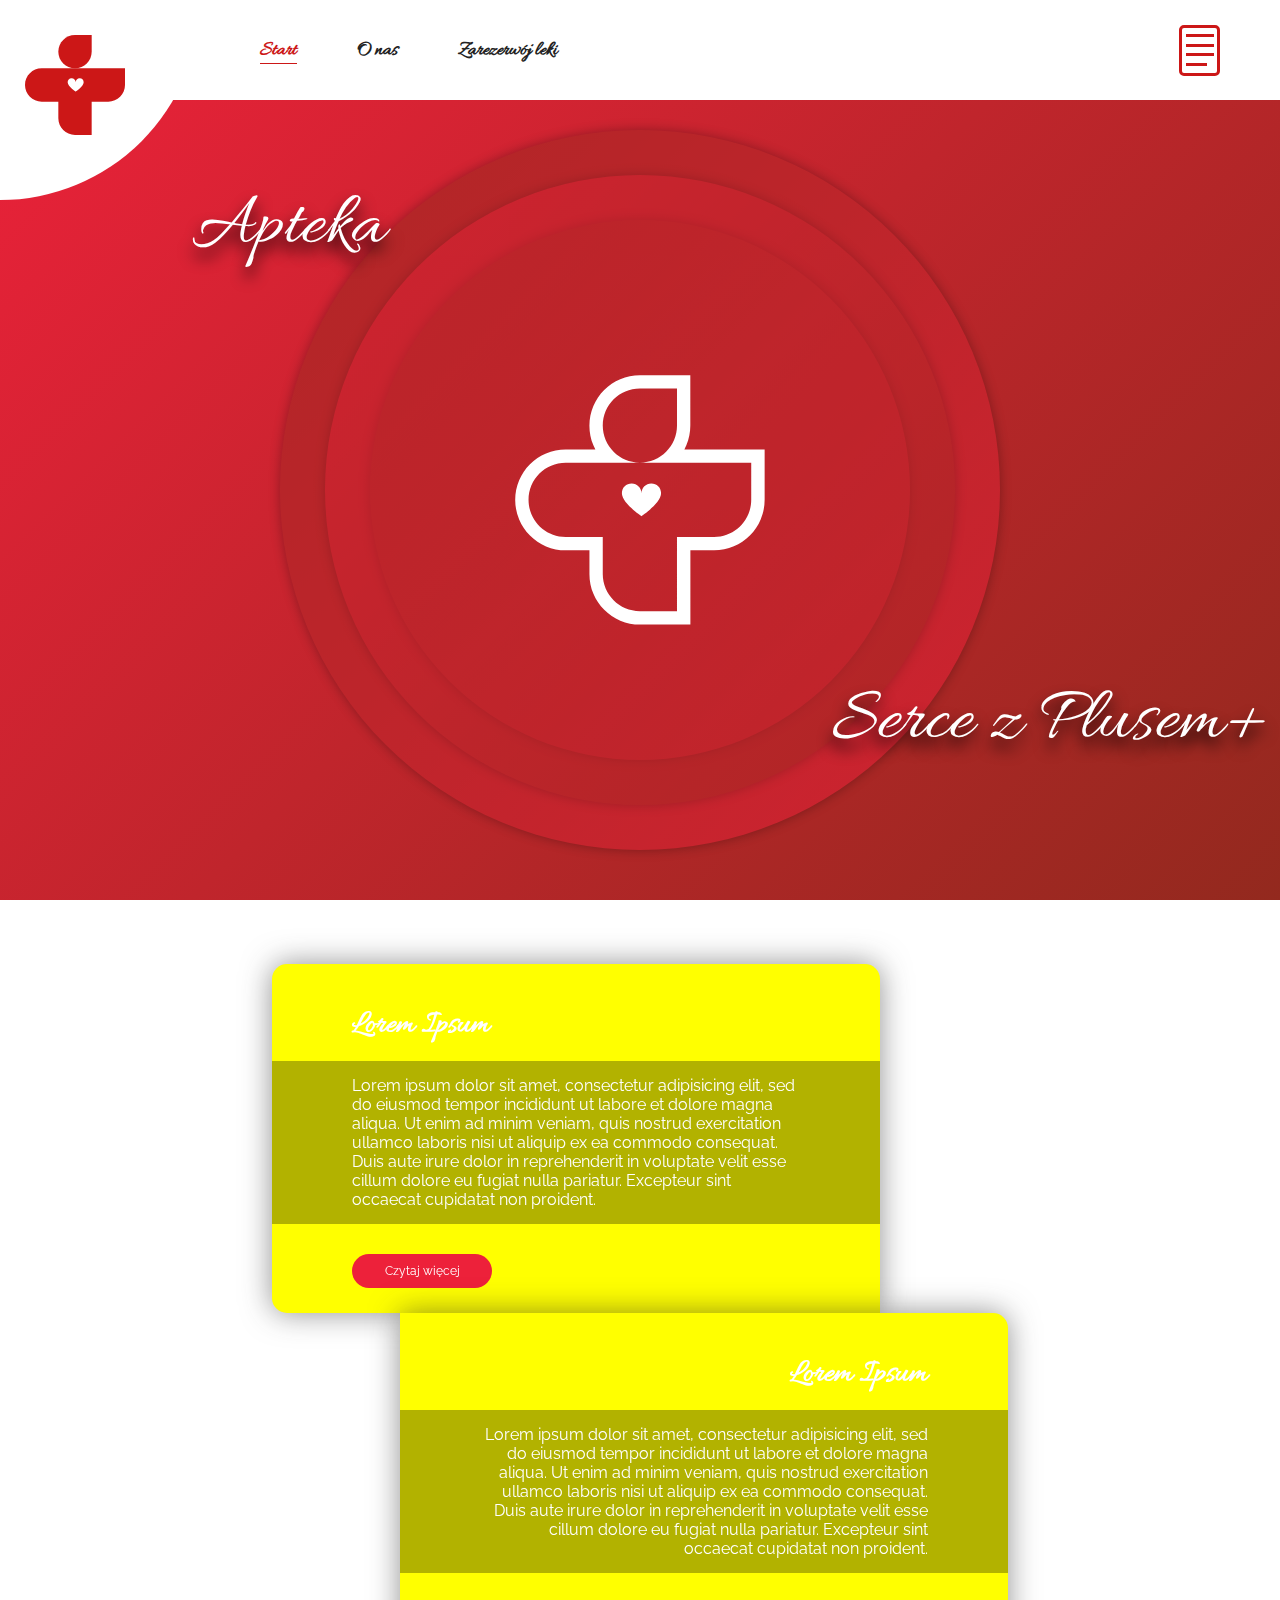
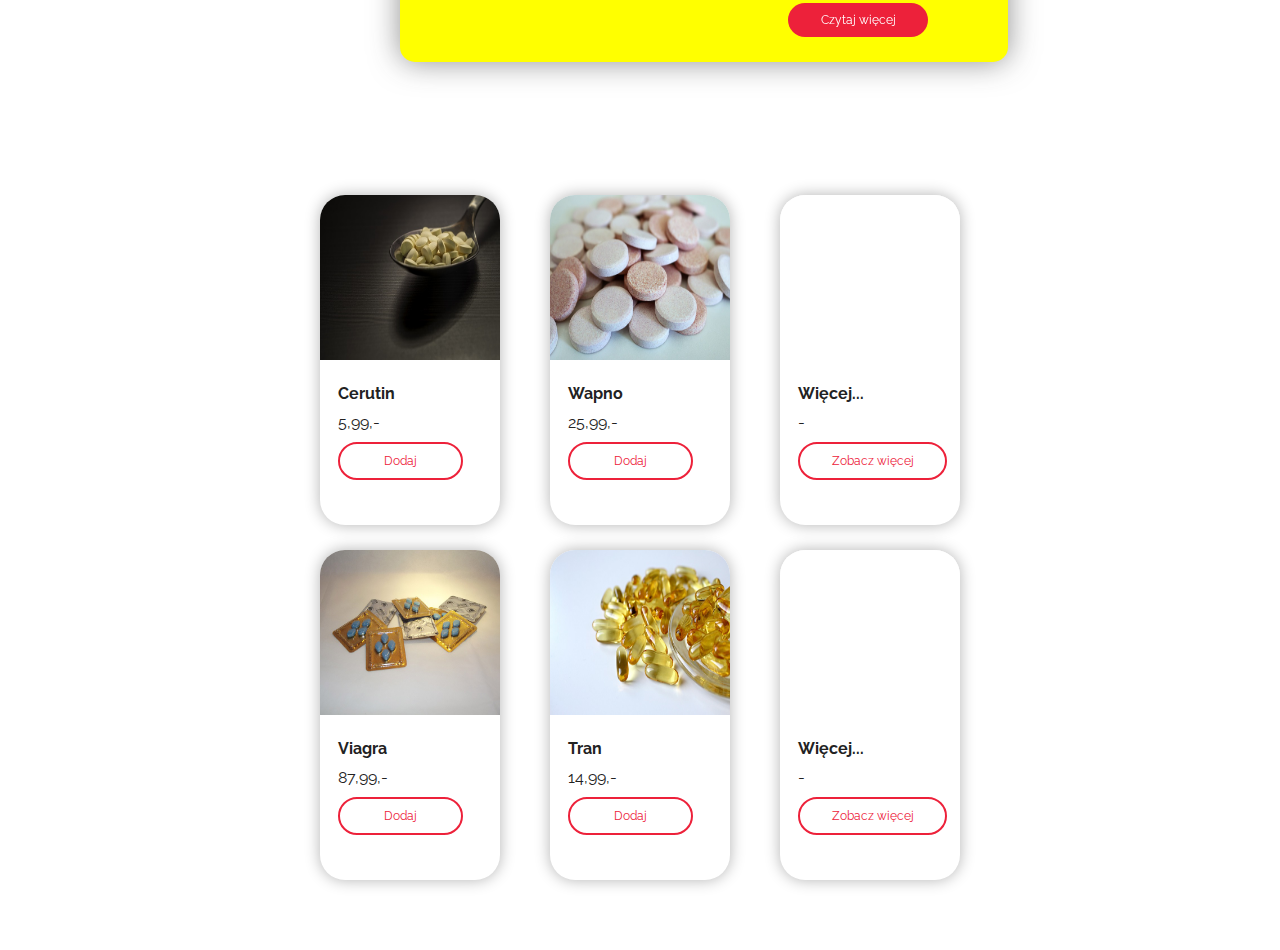
<file: index.html>
<!DOCTYPE html>
<html lang="pl" dir="ltr">
  <head>
    <meta charset="utf-8">
    <meta name="author" content="Jakub Wiśniewski | CherryDesign">
    <meta name="description" content="#">
    <meta name="viewport" content="width=device-width, initial-scale=1">
    <title>Apteka Serce z Plusem+</title>
    <link rel="stylesheet" href="style.css">
    <link rel="stylesheet" href="master.css">
    <link rel="shortcut icon" href="img/Logo.ico">
    <link href="https://fonts.googleapis.com/css?family=Allura&display=swap&subset=latin-ext" rel="stylesheet">
    <link href="https://fonts.googleapis.com/css?family=Raleway:400,700&display=swap&subset=latin-ext" rel="stylesheet">
  </head>
  <body>
    <header>
      <a href="index.html" draggable="false"><img src="img/Logo.svg" alt="Logo" draggable="false"></a>
      <ul>
        <li><a href="index.html" class="current">Start</a></li>
        <li><a href="O nas.html">O nas</a></li>
        <li><a href="Leki.html">Zarezerwój leki</a></li>
        <li id="list">
          <span id="count"></span>
          <span></span>
          <span></span>
          <span></span>
          <span></span>
          <div>
            <ul></ul>
          </div>
        </li>
      </ul>
    </header>
    <section>
      <svg version="1.1" xmlns="http://www.w3.org/2000/svg" xmlns:xlink="http://www.w3.org/1999/xlink" x="0px" y="0px"
      	 width="1918.7px" height="747.8px" viewBox="0 0 1918.7 747.8" style="enable-background:new 0 0 1918.7 747.8;"
      	 xml:space="preserve">
        <style type="text/css">
        	.st0{fill:none;stroke:#ff0;stroke-width:10;stroke-linecap:round;stroke-miterlimit:10;}
        	.st1{fill:none;}
        	.st2{fill:#FFFFFF;}
        	.st3{fill:none;stroke:#FFFFFF;stroke-width:10;stroke-miterlimit:10;}
        	.st4{fill:none;stroke:#CC1717;stroke-width:10;stroke-miterlimit:10;}
        </style>
        <defs>
        </defs>
        <path id="Pulse_L" class="st0" d="M5,373.7h113.5c2.1,0,3.9-11.4,4.4-13.4l4-16.4c1.2-4.7,8-4.5,8.8,0.3l8.2,58.7
        	c0.8,4.7,7.3,5.1,8.7,0.6l9.8-42.1c1.2-4,6.8-4.3,8.4-0.5l0,0c0.7,1.7,2.3,12.7,4.1,12.7h132.4c2.7,0,5-1.9,5.6-4.6l7.2-35.8
        	c1.3-6.3,10.4-6,11.2,0.4l3.1,55.8c0.8,6.5,10.1,6.7,11.2,0.3l38.5-213c1.2-6.6,10.8-6.1,11.2,0.6l18,342.7
        	c0.5,6.7,10.2,7.1,11.3,0.4l31.9-204.2c1-6.6,10.5-6.4,11.2,0.2l8.4,75.8c0.7,6,9,6.9,11,1.2l5.5-16.1c0.8-2.3,2.9-3.8,5.4-3.8h127"
        	/>
        <path id="Pulse_R" class="st0" d="M1292.8,373.7h119.5c2.1,0,3.9-11.4,4.4-13.4l4-16.4c1.2-4.7,8-4.5,8.8,0.3l8.2,58.7
        	c0.8,4.7,7.3,5.1,8.7,0.6l9.8-42.1c1.2-4,6.8-4.3,8.4-0.5l0,0c0.7,1.7,2.3,12.7,4.1,12.7h132.4c2.7,0,5-1.9,5.6-4.6l7.2-35.8
        	c1.3-6.3,10.4-6,11.2,0.4l3.1,55.8c0.8,6.5,10.1,6.7,11.2,0.3l38.5-213c1.2-6.6,10.8-6.1,11.2,0.6l18,342.7
        	c0.5,6.7,10.2,7.1,11.3,0.4l31.9-204.2c1-6.6,10.5-6.4,11.2,0.2l8.4,75.8c0.7,6,9,6.9,11,1.2l5.5-16.1c0.8-2.3,2.9-3.8,5.4-3.8
        	h121.9"/>
        <g id="Logo">
        	<path class="st1" d="M959,40c-30.7,0-58.5,12.5-78.7,32.6c-20.1,20.1-32.6,47.9-32.6,78.7c0,61.4,49.8,111.3,111.3,111.3
        		s111.3-49.8,111.3-111.3V40H959z M736.5,262.5c-30.7,0-58.5,12.5-78.7,32.6c-20.1,20.1-32.6,47.9-32.6,78.7
        		c0,61.4,49.8,111.3,111.3,111.3h111.3v111.3c0,61.4,49.8,111.3,111.3,111.3h111.3V485h111.3c61.4,0,111.3-49.8,111.3-111.3V262.5
        		H736.5z M963.5,418.2c0,0-53.4-35.6-53.4-62.3c0-16,12-26.7,26.7-26.7s26.7,12,26.7,26.7c0-14.8,12-26.7,26.7-26.7
        		s26.7,10.7,26.7,26.7C1016.8,382.6,963.5,418.2,963.5,418.2z"/>
        	<path class="st2" d="M1092.4,222.5c2.1-4,4.1-8.1,5.9-12.4c7.9-18.7,11.9-38.5,11.9-58.9V0H959c-20.4,0-40.2,4-58.9,11.9
        		c-18,7.6-34.2,18.5-48.1,32.4c-13.9,13.9-24.8,30-32.4,48.1c-7.9,18.7-11.9,38.5-11.9,58.9s4,40.2,11.9,58.9
        		c1.8,4.2,3.8,8.3,5.9,12.4h-89c-20.4,0-40.2,4-58.9,11.9c-18,7.6-34.2,18.5-48.1,32.4c-13.9,13.9-24.8,30-32.4,48.1
        		c-7.9,18.7-11.9,38.5-11.9,58.9s4,40.2,11.9,58.9c7.6,18,18.5,34.2,32.4,48.1c13.9,13.9,30,24.8,48.1,32.4
        		c18.7,7.9,38.5,11.9,58.9,11.9h71.3v71.3c0,20.4,4,40.2,11.9,58.9c7.6,18,18.5,34.2,32.4,48.1c13.9,13.9,30,24.8,48.1,32.4
        		c18.7,7.9,38.5,11.9,58.9,11.9h151.3V525h71.3c20.4,0,40.2-4,58.9-11.9c18-7.6,34.2-18.5,48.1-32.4s24.8-30.1,32.4-48.1
        		c7.9-18.7,11.9-38.5,11.9-58.9V222.5H1092.4z M1292.8,373.7c0,61.4-49.8,111.3-111.3,111.3h-111.3v222.5H959
        		c-61.4,0-111.3-49.8-111.3-111.3V485H736.5c-61.4,0-111.3-49.8-111.3-111.3c0-30.7,12.5-58.5,32.6-78.7
        		c20.1-20.1,47.9-32.6,78.7-32.6H959c-61.4,0-111.3-49.8-111.3-111.3c0-30.7,12.5-58.5,32.6-78.7c20.1-20.1,47.9-32.6,78.7-32.6
        		h111.3v111.3c0,61.4-49.8,111.3-111.3,111.3h333.8V373.7z"/>
        </g>
        <path id="Heart" class="st2" d="M1016.8,355.9c0,26.7-53.4,62.3-53.4,62.3S910,382.6,910,355.9c0-16,12-26.7,26.7-26.7
        	s26.7,12,26.7,26.7c0-14.8,12-26.7,26.7-26.7S1016.8,339.9,1016.8,355.9z"/>
        <path id="Small_W" class="st3" d="M625.4,373.8h114.2c2.1,0,3.9-11.4,4.4-13.4l4-16.4c1.2-4.7,8-4.5,8.8,0.3L765,403
        	c0.8,4.7,7.3,5.1,8.7,0.6l9.8-42.1c1.2-4,6.8-4.3,8.4-0.5l0,0c0.7,1.7,2.3,12.7,4.1,12.7h81.8h-40.3h99.2c2.1,0,3.9-11.4,4.4-13.4
        	l4-16.4c1.2-4.7,8-4.5,8.8,0.3l8.2,58.7c0.8,4.7,7.3,5.1,8.7,0.6l9.8-42.1c1.2-4,6.8-4.3,8.4-0.5l0,0c0.7,1.7,2.3,12.7,4.1,12.7
        	h81.8h72.6c2.1,0,3.9-11.4,4.4-13.4l4-16.4c1.2-4.7,8-4.5,8.8,0.3l8.2,58.7c0.8,4.7,7.3,5.1,8.7,0.6l9.8-42.1c1.2-4,6.8-4.3,8.4-0.5
        	l0,0c0.7,1.7,2.3,12.7,4.1,12.7l88.5-0.1"/>
        <path id="Small_R" class="st4" d="M916.3,373.8h20.6c2.1,0,3.9-11.4,4.4-13.4l4-16.4c1.2-4.7,8-4.5,8.8,0.3l8.2,58.7
        	c0.8,4.7,7.3,5.1,8.7,0.6l9.8-42.1c1.2-4,6.8-4.3,8.4-0.5l0,0c0.7,1.7,2.3,12.7,4.1,12.7h17.2"/>
      </svg>
      <div class="circle big">
        <div class="circle medium">
          <div class="circle small"></div>
        </div>
      </div>
      <h2>Apteka</h2>
      <h1>Serce z Plusem+</h1>
    </section>
    <section>
      <article class="left">
        <h3>Lorem Ipsum</h3>
        <p>Lorem ipsum dolor sit amet, consectetur adipisicing elit, sed do eiusmod tempor incididunt ut labore et dolore magna aliqua. Ut enim ad minim veniam, quis nostrud exercitation ullamco laboris nisi ut aliquip ex ea commodo consequat. Duis aute irure dolor in reprehenderit in voluptate velit esse cillum dolore eu fugiat nulla pariatur. Excepteur sint occaecat cupidatat non proident.</p>
        <a href="#">Czytaj więcej</a>
      </article>
      <article class="right">
        <h3>Lorem Ipsum</h3>
        <p>Lorem ipsum dolor sit amet, consectetur adipisicing elit, sed do eiusmod tempor incididunt ut labore et dolore magna aliqua. Ut enim ad minim veniam, quis nostrud exercitation ullamco laboris nisi ut aliquip ex ea commodo consequat. Duis aute irure dolor in reprehenderit in voluptate velit esse cillum dolore eu fugiat nulla pariatur. Excepteur sint occaecat cupidatat non proident.</p>
        <a href="#">Czytaj więcej</a>
      </article>
    </section>
    <section>
      <div class="drugs">
        <ul>
          <li>
            <img src="img/Cerutin.jpg" alt="">
            <h4>Cerutin</h4>
            <p>5,99,-</p>
            <button type="button" name="button">Dodaj</button>
          </li>
          <li>
            <img src="img/Wapno.jpg" alt="">
            <h4>Wapno</h4>
            <p>25,99,-</p>
            <button type="button" name="button">Dodaj</button>
          </li>
          <li class="more">
            <img src="img/Blank.jpg" alt="">
            <h4>Więcej...</h4>
            <p>-</p>
            <a href="leki.html">Zobacz więcej</a>
          </li>
        </ul>
      </div>
      <div class="drugs">
        <ul>
          <li>
            <img src="img/Viagra.jpg" alt="">
            <h4>Viagra</h4>
            <p>87,99,-</p>
            <button type="button" name="button">Dodaj</button>
          </li>
          <li>
            <img src="img/Tran.jpg" alt="">
            <h4>Tran</h4>
            <p>14,99,-</p>
            <button type="button" name="button">Dodaj</button>
          </li>
          <li class="more">
            <img src="img/Blank.jpg" alt="">
            <h4>Więcej...</h4>
            <p>-</p>
            <a href="leki.html">Zobacz więcej</a>
          </li>
        </ul>
      </div>
    </section>
    <script src="scripts.js" charset="utf-8"></script>
  </body>
</html>
</file>
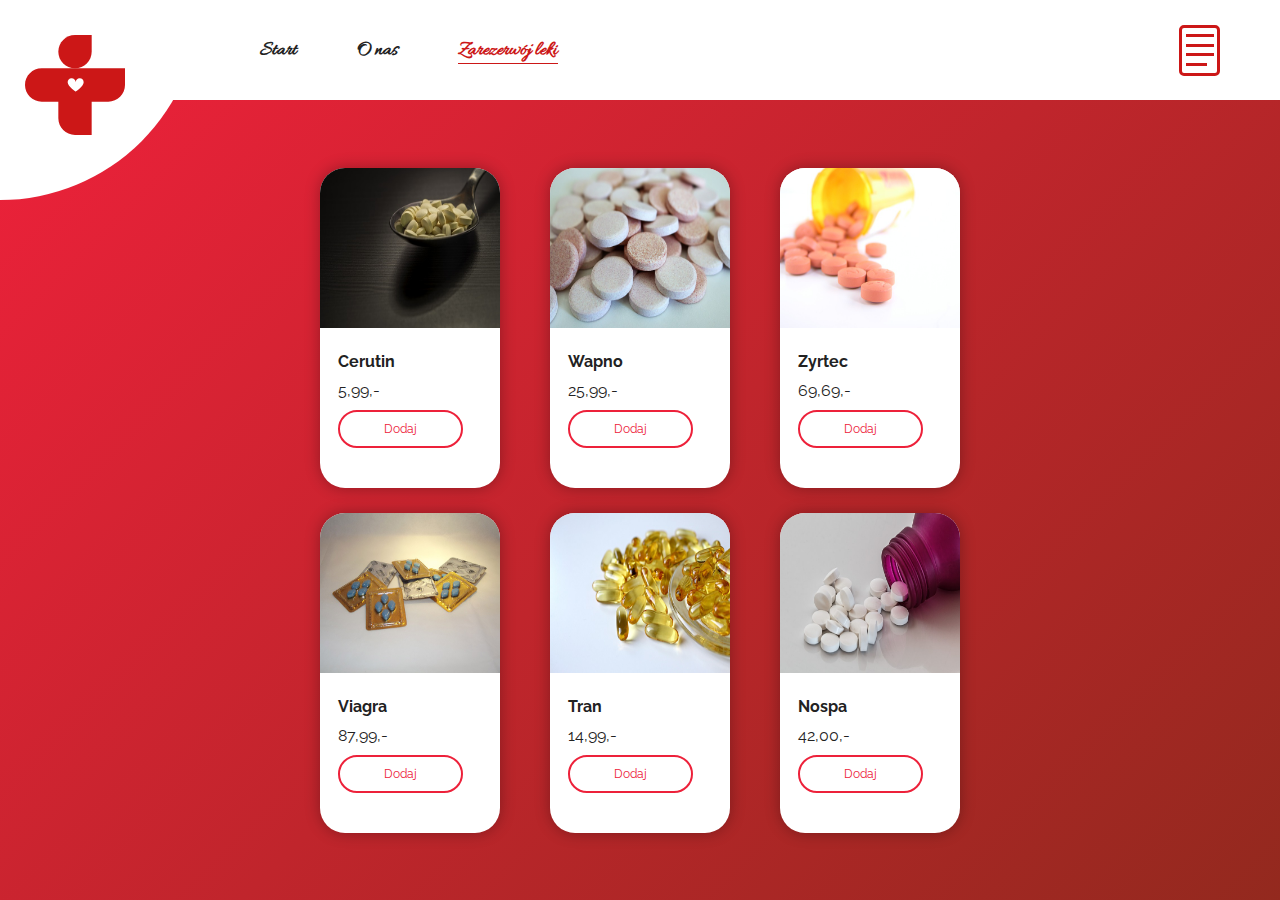
<file: leki.html>
<!DOCTYPE html>
<html lang="pl" dir="ltr">
  <head>
    <meta charset="utf-8">
    <meta name="author" content="Jakub Wiśniewski | CherryDesign">
    <meta name="description" content="#">
    <meta name="viewport" content="width=device-width, initial-scale=1">
    <title>Apteka Serce z Plusem+</title>
    <link rel="stylesheet" href="leki.css">
    <link rel="stylesheet" href="master.css">
    <link rel="shortcut icon" href="img/Logo.ico">
    <link href="https://fonts.googleapis.com/css?family=Allura&display=swap&subset=latin-ext" rel="stylesheet">
    <link href="https://fonts.googleapis.com/css?family=Raleway:400,700&display=swap&subset=latin-ext" rel="stylesheet">
  </head>
  <body>
    <header>
      <a href="index.html" draggable="false"><img src="img/Logo.svg" alt="Logo" draggable="false"></a>
      <ul>
        <li><a href="index.html">Start</a></li>
        <li><a href="O nas.html">O nas</a></li>
        <li><a href="Leki.html" class="current">Zarezerwój leki</a></li>
        <li id="list">
          <span id="count"></span>
          <span></span>
          <span></span>
          <span></span>
          <span></span>
          <div>
            <ul></ul>
          </div>
        </li>
      </ul>
    </header>
    <section>
      <div class="drugs">
        <ul>
          <li>
            <img src="img/Cerutin.jpg" alt="">
            <h4>Cerutin</h4>
            <p>5,99,-</p>
            <button type="button" name="button">Dodaj</button>
          </li>
          <li>
            <img src="img/Wapno.jpg" alt="">
            <h4>Wapno</h4>
            <p>25,99,-</p>
            <button type="button" name="button">Dodaj</button>
          </li>
          <li class="more">
            <img src="img/Zyrtec.jpg" alt="">
            <h4>Zyrtec</h4>
            <p>69,69,-</p>
            <button type="button" name="button">Dodaj</button>
          </li>
        </ul>
      </div>
      <div class="drugs">
        <ul>
          <li>
            <img src="img/Viagra.jpg" alt="">
            <h4>Viagra</h4>
            <p>87,99,-</p>
            <button type="button" name="button">Dodaj</button>
          </li>
          <li>
            <img src="img/Tran.jpg" alt="">
            <h4>Tran</h4>
            <p>14,99,-</p>
            <button type="button" name="button">Dodaj</button>
          </li>
          <li class="more">
            <img src="img/Nospa.jpg" alt="">
            <h4>Nospa</h4>
            <p>42,00,-</p>
            <button type="button" name="button">Dodaj</button>
          </li>
        </ul>
      </div>
    </section>
    <script src="scripts.js" charset="utf-8"></script>
  </body>
</html>
</file>
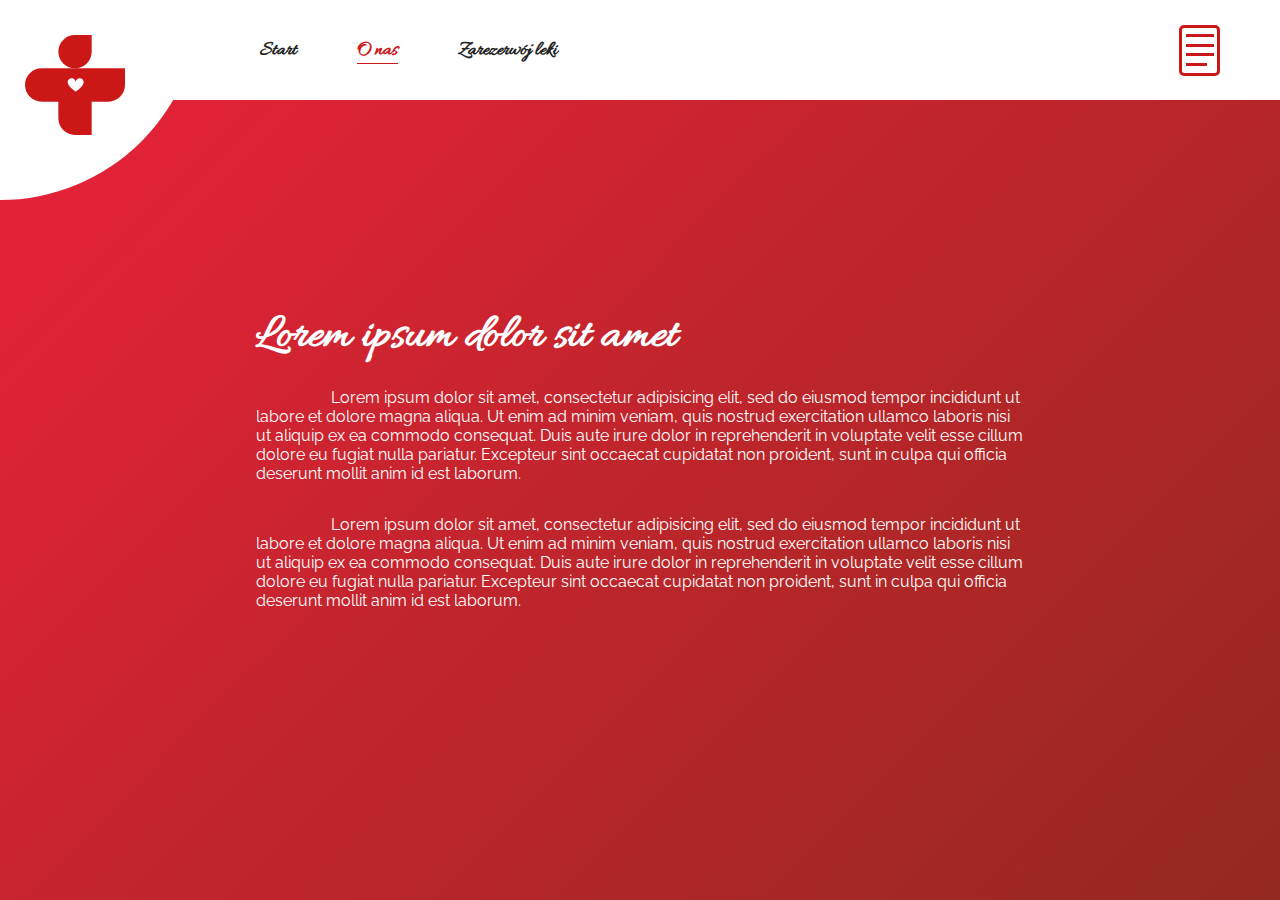
<file: o nas.html>
<!DOCTYPE html>
<html lang="pl" dir="ltr">
  <head>
    <meta charset="utf-8">
    <meta name="author" content="Jakub Wiśniewski | CherryDesign">
    <meta name="description" content="#">
    <meta name="viewport" content="width=device-width, initial-scale=1">
    <title>Apteka Serce z Plusem+</title>
    <link rel="stylesheet" href="o nas.css">
    <link rel="stylesheet" href="master.css">
    <link rel="shortcut icon" href="img/Logo.ico">
    <link href="https://fonts.googleapis.com/css?family=Allura&display=swap&subset=latin-ext" rel="stylesheet">
    <link href="https://fonts.googleapis.com/css?family=Raleway:400,700&display=swap&subset=latin-ext" rel="stylesheet">
  </head>
  <body>
    <header>
      <a href="index.html" draggable="false"><img src="img/Logo.svg" alt="Logo" draggable="false"></a>
      <ul>
        <li><a href="index.html">Start</a></li>
        <li><a href="O nas.html" class="current">O nas</a></li>
        <li><a href="Leki.html">Zarezerwój leki</a></li>
        <li id="list">
          <span id="count"></span>
          <span></span>
          <span></span>
          <span></span>
          <span></span>
          <div>
            <ul></ul>
          </div>
        </li>
      </ul>
    </header>
    <section>
      <h1>Lorem ipsum dolor sit amet</h1>
      <p>Lorem ipsum dolor sit amet, consectetur adipisicing elit, sed do eiusmod tempor incididunt ut labore et dolore magna aliqua. Ut enim ad minim veniam, quis nostrud exercitation ullamco laboris nisi ut aliquip ex ea commodo consequat. Duis aute irure dolor in reprehenderit in voluptate velit esse cillum dolore eu fugiat nulla pariatur. Excepteur sint occaecat cupidatat non proident, sunt in culpa qui officia deserunt mollit anim id est laborum.</p>
      <p>Lorem ipsum dolor sit amet, consectetur adipisicing elit, sed do eiusmod tempor incididunt ut labore et dolore magna aliqua. Ut enim ad minim veniam, quis nostrud exercitation ullamco laboris nisi ut aliquip ex ea commodo consequat. Duis aute irure dolor in reprehenderit in voluptate velit esse cillum dolore eu fugiat nulla pariatur. Excepteur sint occaecat cupidatat non proident, sunt in culpa qui officia deserunt mollit anim id est laborum.</p>
    </section>
  </body>
</html>
</file>
<file: style.css>
section {
  width: 100%;
  height: calc(100vh - 75px);
  display: flex;
  flex-direction: column;
  justify-content: center;
  align-items: center;
  background-color: #fff;
}

section:first-of-type {
  height: 100vh;
  position: sticky;
  top: 0;
  background: linear-gradient(135deg, #ed213a, #93291e);
  overflow: hidden;
  z-index: -10;
}

section svg {
  width: calc(100% / 4 * 2);
  margin-top: 100px;
  z-index: 10;
}

section svg #Pulse_L {
  stroke-dasharray: 1625.6787109375;
  stroke-dashoffset: 1625.6787109375;
  animation: Pulse 3000ms linear infinite;
}

section svg #Small_W {
  stroke-dasharray: 1126.4429931640625;
  stroke-dashoffset: 1126.4429931640625;
  animation: Small_W 3000ms linear 1000ms infinite;
}

section svg #Small_R {
  stroke-dasharray: 220.48101806640625;
  stroke-dashoffset: 220.48101806640625;
  animation: Small_R 3000ms linear 1500ms infinite;
  cursor: pointer;
}

section svg #Pulse_R {
  stroke-dasharray: 1625.6787109375;
  stroke-dashoffset: 1625.6787109375;
  animation: Pulse 3000ms linear 2000ms infinite;
}

section svg #Heart {
  transform: scale(1.1);
  transform-origin: center;
  animation: Heart 900ms linear infinite;
  cursor: pointer;
}

section > div.circle {
  margin-top: 40px;
}

section div.circle {
  display: flex;
  justify-content: center;
  align-items: center;
  position: absolute;
  opacity: .6;
  filter: drop-shadow(0 0 6px rgba(0, 0, 0, 0.5));
}

section div.circle.big {
  width: 80vh;
  height: 80vh;
  border-radius: 50%;
  top: 10%;
  background: linear-gradient(135deg, #93291e, #ed213a);
}

section div.circle.medium {
  width: 70vh;
  height: 70vh;
  border-radius: 50%;
  background: linear-gradient(135deg, #ed213a, #93291e);
}

section div.circle.small {
  width: 60vh;
  height: 60vh;
  border-radius: 50%;
  background: linear-gradient(135deg, #93291e, #ed213a);
}

section h1, section h2 {
  position: absolute;
  font-family: 'Allura', cursive;
  font-weight: 400;
  font-size: 4.75em;
  color: #fff;
  text-align: center;
  text-shadow: 0 10px 15px #000;
  margin: 0;
  z-index: 10;
}

section h2 {
  top: 20%;
  left: 15%;
}

section h1 {
  top: 75%;
  left: 65%;
}

section article {
  width: 35%;
  padding: 25px 80px;
  font-family: 'Raleway', sans-serif;
  color: #fff;
  background-color: #ff0;
  background-size: cover;
  background-position: center;
  background-blend-mode: darken;
  background-attachment: fixed;
  filter: drop-shadow(0 0 15px rgba(34, 34, 34, 0.5));
}
section article.left {
  background-image: url('img/Toddlers.jpg');
  margin-left: -10%;
  border-radius: 15px 15px 0 15px;
}

section article.right {
  background-image: url('img/Diet.jpg');
  text-align: right;
  margin-left: 10%;
  border-radius: 0 15px 15px 15px;
}

section article h3 {
  font-family: 'Allura', cursive;
  font-size: 2em;
  margin: .5em 0;
  z-index: 5;
}

section article p {
  width: 100%;
  position: relative;
  padding: 15px 80px;
  font-family: 'Raleway', sans-serif;
  margin-left: -80px;
  margin-bottom: 30px;
  background-color: rgba(0, 0, 0, 0.3);
  z-index: 5;
}

section article a {
  width: 100px;
  display: flex;
  justify-content: center;
  align-items: center;
  position: relative;
  padding: 10px 20px;
  background-color: #ed213a;
  border-radius: 500px;
  font-family: 'Raleway', sans-serif;
  font-size: .75em;
  color: #fff;
  text-decoration: none;
  overflow: hidden;
}

section article.right a {
  float: right;
}

section article a::after {
  content: '';
  width: 0;
  height: 0;
  display: flex;
  justify-content: center;
  align-items: center;
  position: absolute;
  background-color: #fff;
  color: #ed213a;
  word-break: keep-all;
  white-space: nowrap;
  border-radius: inherit;
  transition: 300ms;
  transition-property: width, height, padding;
}

section article a:hover::after {
  content: 'Czytaj więcej';
  width: 100px;
  height: 100px;
  padding: 10px 20px;
}

section div.drugs {
  width: 100%;
  height: 40%;
  display: flex;
  justify-content: center;
  align-items: center;
}

section div.drugs:last-of-type {
  margin-top: 25px;
}

section div.drugs ul {
  width: 50%;
  height: 100%;
  display: grid;
  grid-template-columns: 1fr 1fr 1fr;
  grid-column-gap: 50px;
  padding: 0;
  margin: 0;
  list-style: none;
}

section div.drugs ul li {
  width: 100%;
  height: 100%;
  border-radius: 25px;
  box-shadow: 0 0 15px rgba(0, 0, 0, 0.3);
}

section div.drugs ul li img {
  width: 100%;
  height: 50%;
  border-radius: 25px 25px 0 0;
}

section div.drugs ul li h4, section div.drugs ul li p, section div.drugs ul li button, section div.drugs ul li a {
  font-family: 'Raleway', sans-serif;
  color: #222;
  margin: 10px 10%;
}

section div.drugs ul li h4 {
  margin-top: 20px;
}

section div.drugs ul li button, section div.drugs ul li a {
  width: 125px;
  display: flex;
  justify-content: center;
  align-items: center;
  position: relative;
  padding: 10px;
  background-color: #fff;
  border: 2px solid #ed213a;
  border-radius: 500px;
  font-family: 'Raleway', sans-serif;
  font-size: .75em;
  color: #ed213a;
  text-decoration: none;
  outline: none;
  overflow: hidden;
  cursor: pointer;
}

section div.drugs ul li button::after, section div.drugs ul li a::after {
  content: '';
  width: 0;
  height: 0;
  display: flex;
  justify-content: center;
  align-items: center;
  position: absolute;
  background-color: #ed213a;
  color: #fff;
  word-break: keep-all;
  white-space: nowrap;
  border-radius: inherit;
  transition: 300ms;
  transition-property: width, height, padding;
}

section div.drugs ul li button:hover::after {
  content: 'Dodaj';
  width: 125px;
  height: 125px;
  padding: 10px;
}

section div.drugs ul li a:hover::after {
  content: 'Zobacz więcej';
  width: 125px;
  height: 125px;
  padding: 10px;
}


@keyframes Pulse {
  0% {
    stroke-dashoffset: 1625.6787109375;
  }
  33.33% {
    stroke-dashoffset: 0;
  }
  66.66% {
    stroke-dashoffset: 0;
  }
  100% {
    stroke-dashoffset: -1625.6787109375;
  }
}

@keyframes Small_W {
  0% {
    stroke-dashoffset: 1126.4429931640625;
  }
  33.33% {
    stroke-dashoffset: 0;
  }
  66.66% {
    stroke-dashoffset: 0;
  }
  100% {
    stroke-dashoffset: -1126.4429931640625;
  }
}

@keyframes Small_R {
  0% {
    stroke-dashoffset: 220.48101806640625;
  }
  4.8925% {
    stroke-dashoffset: 0;
  }
  66.66% {
    stroke-dashoffset: 0;
  }
  71.5525% {
    stroke-dashoffset: -220.48101806640625;
  }
  100% {
    stroke-dashoffset: -220.48101806640625;
  }
}

@keyframes Heart {
  75% {
    transform: scale(1.2);
  }
  100% {
    transform: scale(1.1);
  }
}
</file>
<file: master.css>
html, body {
  margin: 0;
}

header {
  width: 100%;
  height: 100px;
  position: fixed;
  top: 0;
  background-color: #fff;
  transition: 500ms;
  z-index: 100;
}

header.small {
  height: 75px;
}

header > a {
  width: 400px;
  height: 400px;
  position: absolute;
  top: -200px;
  left: -200px;
  border-radius: 250px;
  background-color: #fff;
  outline: none;
  transition: 500ms;
}

header.small > a {
  width: 75px;
  height: 75px;
  top: 0;
  left: 0;
  border-radius: 250px;
  background-color: #fff;
  margin-left: 60px;
}

header a img {
  width: 100px;
  height: 100px;
  position: relative;
  top: 235px;
  left: 225px;
  transition: 500ms;
}

header.small a img {
  width: 50px;
  height: 50px;
  position: relative;
  top: 12.5px;
  left: 12.5px;
}

header ul {
  height: 75%;
  display: flex;
  align-items: center;
  position: relative;s
  list-style: none;
  margin: 12.5px 0 12.5px 200px;
  padding: 0;
  transition: 500ms;
}

header.small ul {
  margin: 10px 0 10px 160px;
}

header ul li {
  list-style: none;
  margin-left: 60px;
}

header ul li#list {
  height: 60%;
  width: 35px;
  display: flex;
  flex-direction: column;
  align-items: center;
  position: absolute;
  right: 60px;
  background-color: #fff;
  border: 3px solid #CC1717;
  border-radius: 5px;
  cursor: pointer;
  transition: inherit;
}

header ul li#list.open {
  background-color: #CC1717;
}

header.small ul li#list {
  width: 25px;
}

header ul li#list span#count {
  width: 20px;
  height: 20px;
  display: flex;
  justify-content: center;
  align-items: center;
  position: absolute;
  top: 65%;
  left: 65%;
  box-sizing: border-box;
  border: 3px solid #CC1717;
  border-radius: 10px;
  background-color: #CC1717;
  font-family: 'Raleway', sans-serif;
  font-size: 12px;
  font-weight: 700;
  color: #fff;
  visibility: hidden;
  transition: inherit;
}

header.small ul li#list span#count {
  width: 15px;
  height: 15px;
  font-size: 7px;
}

header ul li#list.open span#count {
  border: 3px solid #CC1717;
  background-color: #fff;
  color: #CC1717;
}

header ul li#list span {
  width: 80%;
  display: block;
  border-top: 3px solid #CC1717;
  margin-top: 19%;
}

header ul li#list.open span {
  border-top: 3px solid #fff;
}

header ul li#list span:last-of-type {
  width: 60%;
  margin-left: -20%;
}

header ul li#list > div {
  width: 250px;
  height: 50vh;
  max-height: 0;
  position: absolute;
  top: 175%;
  right: -50px;
  background-color: #fff;
  border: 0 solid #CC1717;
  border-radius: 25px;
  box-sizing: border-box;
  filter: drop-shadow(0 0 5px rgba(0, 0, 0, 0.5));
  overflow-x: hidden;
  transition: 500ms;
}

header ul li#list.open > div {
  max-height: 50vh;
  border: 3px solid #CC1717;
}

header ul li#list > div::before {
  content: '';
  position: absolute;
  top: -16px;
  right: 45px;
  border-left: 15px solid transparent;
  border-right: 15px solid transparent;
  border-bottom: 15px solid #CC1717;
  border-radius: 5px;
  opacity: 0;
  transition: 500ms;
}

header ul li#list.open > div::before {
  opacity: 1;
}

header ul li#list.open > div ul {
  width: 80%;
  height: auto;
  display: flex;
  flex-direction: column;
  justify-content: center;
  padding: 0;
  margin-left: 10%;
  list-style: none;
}

header ul li#list.open > div ul li {
  width: 100%;
  height: 60px;
  margin: 10px 0;
  position: relative;
}

header ul li#list.open > div ul li img {
  width: 60px;
  height: 60px;
  border-radius: 10px 0 0 10px;
  margin: 0;
}

header ul li#list.open > div ul li h4, header ul li#list.open > div ul li p {
  display: inline-block;
  font-family: 'Raleway', sans-serif;
  color: #222;
  position: absolute;
  left: 70px
}

header ul li#list.open > div ul li h4 {
  top: -10px;
}

header ul li#list.open > div ul li p {
  top: 14px;
}

header ul li a {
  font-family: 'Allura', sans-serif;
  font-size: 1.25em;
  font-weight: 700;
  text-decoration: none;
  position: relative;
  color: #222;
  transition: 300ms;
}

header ul li a::after {
  content: '';
  width: 0;
  position: absolute;
  top: 100%;
  left: 0;
  border-top: 1px solid transparent;
  transition: 300ms;
}

header ul li a:hover::after, header ul li a.current::after {
  width: 100%;
  border-top: 1px solid #CC1717;
}

header ul li a:hover, header ul li a.current {
  color: #CC1717;
}

header ul li a img {
  height: 60px;
}

header.small ul li a img {
  height: 45px;
}
</file>
<file: leki.css>
section {
  width: 100%;
  height: calc(100vh - 100px);
  display: flex;
  flex-direction: column;
  justify-content: center;
  align-items: center;
  position: relative;
  margin-top: 100px;
}

section:first-of-type {
  background: linear-gradient(135deg, #ed213a, #93291e);
  overflow: hidden;
}

section div.drugs {
  width: 100%;
  height: 40%;
  display: flex;
  justify-content: center;
  align-items: center;
}

section div.drugs:last-of-type {
  margin-top: 25px;
}

section div.drugs ul {
  width: 50%;
  height: 100%;
  display: grid;
  grid-template-columns: 1fr 1fr 1fr;
  grid-column-gap: 50px;
  padding: 0;
  margin: 0;
  list-style: none;
}

section div.drugs ul li {
  width: 100%;
  height: 100%;
  border-radius: 25px;
  background-color: #fff;
  box-shadow: 0 0 15px rgba(0, 0, 0, 0.3);
}

section div.drugs ul li img {
  width: 100%;
  height: 50%;
  border-radius: 25px 25px 0 0;
}

section div.drugs ul li h4, section div.drugs ul li p, section div.drugs ul li button, section div.drugs ul li a {
  font-family: 'Raleway', sans-serif;
  color: #222;
  margin: 10px 10%;
}

section div.drugs ul li h4 {
  margin-top: 20px;
}

section div.drugs ul li button, section div.drugs ul li a {
  width: 125px;
  display: flex;
  justify-content: center;
  align-items: center;
  position: relative;
  padding: 10px;
  background-color: #fff;
  border: 2px solid #ed213a;
  border-radius: 500px;
  font-family: 'Raleway', sans-serif;
  font-size: .75em;
  color: #ed213a;
  text-decoration: none;
  outline: none;
  overflow: hidden;
  cursor: pointer;
}

section div.drugs ul li button::after, section div.drugs ul li a::after {
  content: '';
  width: 0;
  height: 0;
  display: flex;
  justify-content: center;
  align-items: center;
  position: absolute;
  background-color: #ed213a;
  color: #fff;
  word-break: keep-all;
  white-space: nowrap;
  border-radius: inherit;
  transition: 300ms;
  transition-property: width, height, padding;
}

section div.drugs ul li button:hover::after {
  content: 'Dodaj';
  width: 125px;
  height: 125px;
  padding: 10px;
}

section div.drugs ul li a:hover::after {
  content: 'Zobacz więcej';
  width: 125px;
  height: 125px;
  padding: 10px;
}
</file>
<file: o nas.css>
section {
  width: 100%;
  height: 100vh;
  display: flex;
  flex-direction: column;
  justify-content: center;
  position: relative;
}

section:first-of-type {
  background: linear-gradient(135deg, #ed213a, #93291e);
  overflow: hidden;
}

section * {
  max-width: 60%;
  margin-left: 20%;
  color: #fff;
}

section h1 {
  font-family: 'Allura', cursive;
  font-size: 3em;
  margin-bottom: 5px;
}

section p {
  font-family: 'Raleway', sans-serif;
}

section p::first-letter {
  margin-left: 75px;
}
</file>
